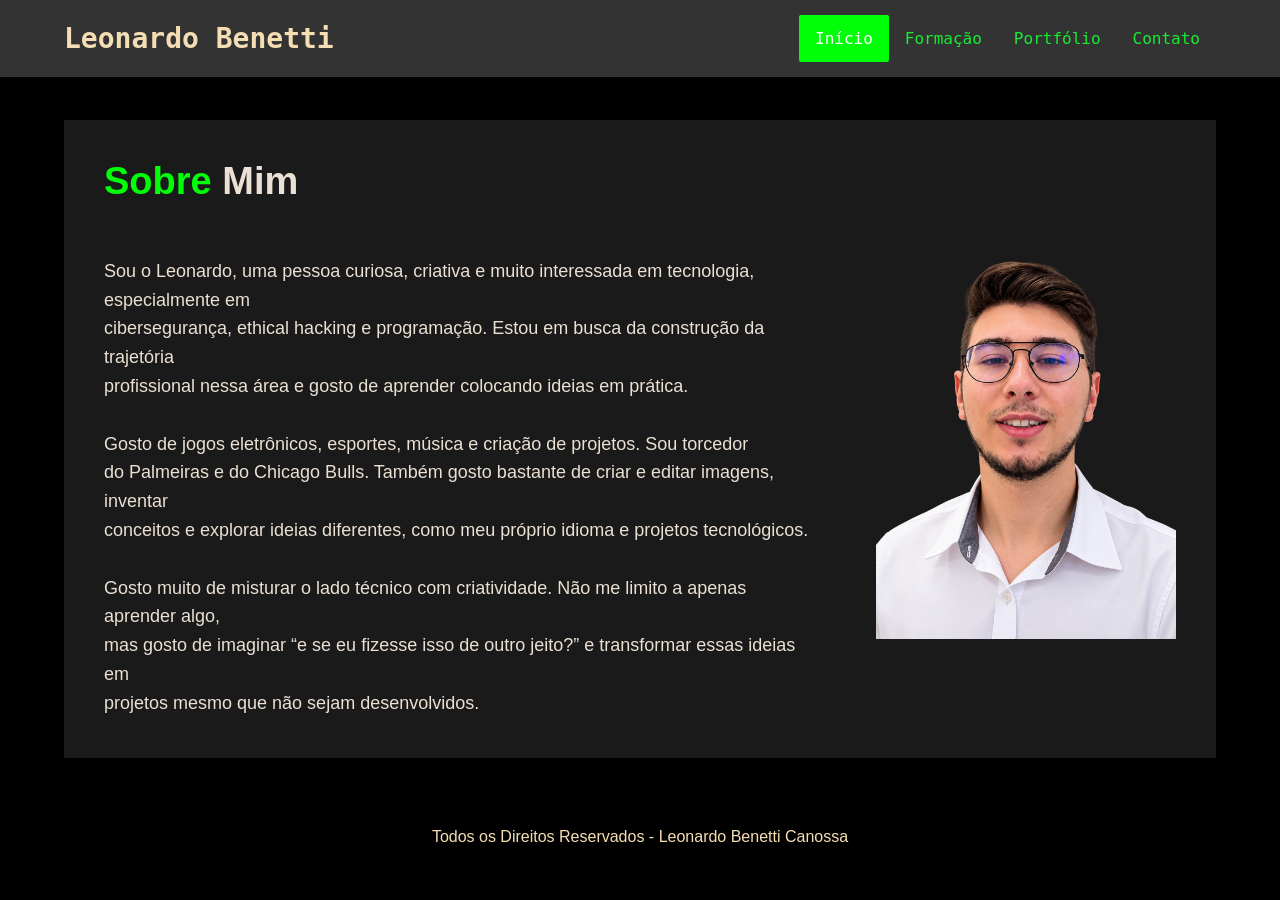
<file: index.html>
<!DOCTYPE html>
<html lang="pt-BR">

<head>
    <meta charset="UTF-8">
    <meta name="viewport" content="width=device-width, initial-scale=1.0">
    <title>Portfólio Pessoal</title>
    <link rel="stylesheet" href="./style.css">
</head>

<body>

<!-- Barra de navegação -->
    <nav class="nav">
        <div class="textonav">
            <h1>Leonardo Benetti</h1>
        </div>

        <div class="links">
            <a class="atual" href="./index.html">Início</a>
            <a href="./formacao.html">Formação</a>
            <a href="./portfolio.html">Portfólio</a>
            <a href="./contato.html">Contato</a>

        </div>
    </nav>

<!-- Conteúdo principal -->
    <main>
        <section class="section1">
            <div class="main_a">

                <div class="div01">
                    <h1 class="titulo">
                        <span class="corSpan">Sobre</span> Mim
                    </h1>

                    <p class="txtcorpo">
                        Sou o Leonardo, uma pessoa curiosa, criativa e muito interessada em tecnologia, especialmente em
                        cibersegurança, ethical hacking e programação. Estou em busca da construção da trajetória
                        profissional nessa área e gosto de aprender colocando ideias em prática.

                        Gosto de jogos eletrônicos, esportes, música e criação de projetos. Sou torcedor
                        do Palmeiras e do Chicago Bulls. Também gosto bastante de criar e editar imagens, inventar
                        conceitos e explorar ideias diferentes, como meu próprio idioma e projetos tecnológicos.

                        Gosto muito de misturar o lado técnico com criatividade. Não me limito a apenas aprender algo,
                        mas gosto de imaginar “e se eu fizesse isso de outro jeito?” e transformar essas ideias em
                        projetos mesmo que não sejam desenvolvidos.
                    </p>
                </div>

                <div class="divImage">
                    <img src="./imagens/foto.png" alt="Foto de Leonardo">
                </div>

            </div>
        </section>
    </main>

<!-- Rodapé -->
    <footer>
        <p>Todos os Direitos Reservados - Leonardo Benetti Canossa</p>
    </footer>

</body>

</html>
</file>
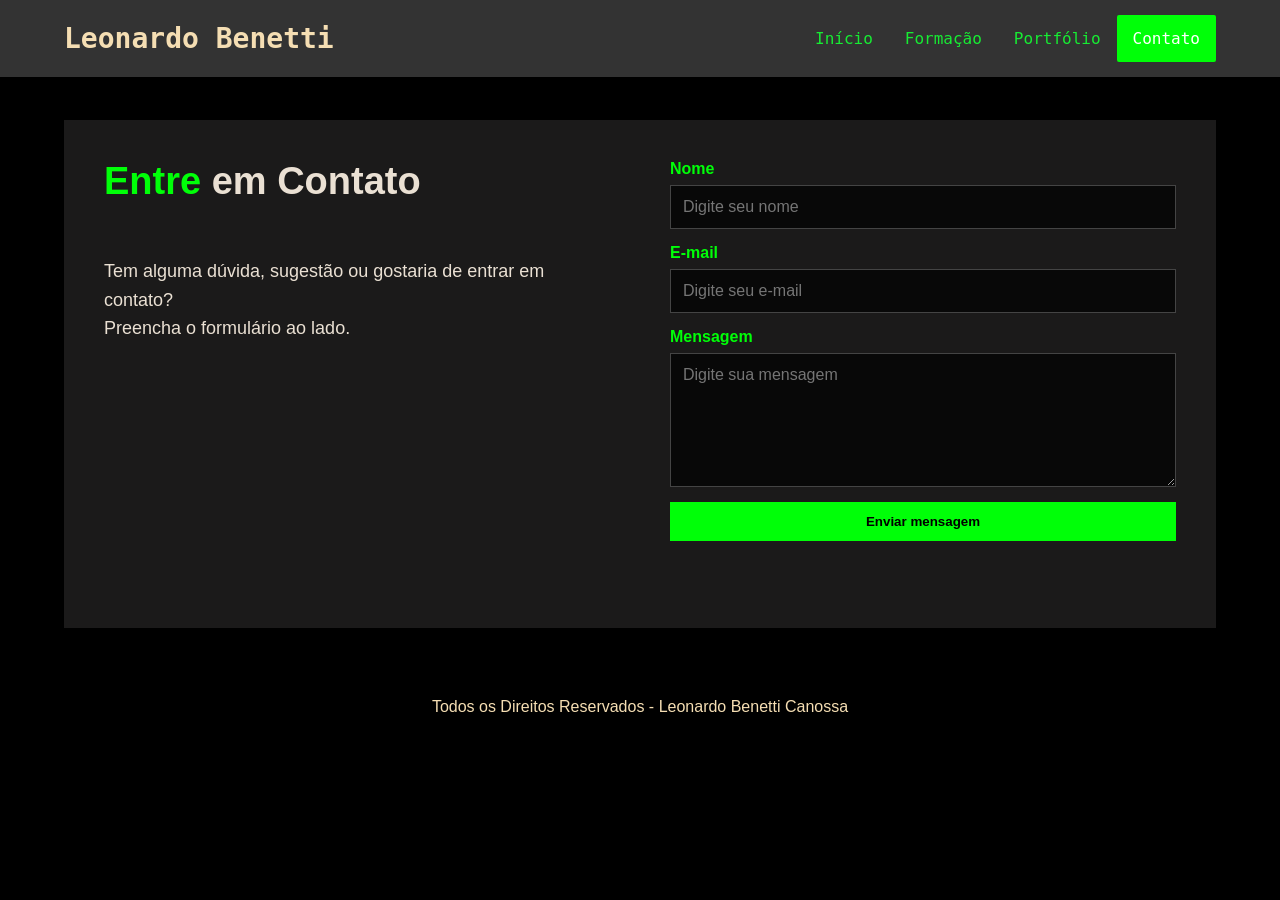
<file: contato.html>
<!DOCTYPE html>
<html lang="pt-BR">

<head>
    <meta charset="UTF-8">
    <meta name="viewport" content="width=device-width, initial-scale=1.0">
    <title>Contato - Leonardo Benetti</title>
    <link rel="stylesheet" href="./style.css">
</head>

<body>

<!-- Barra de navegação -->
    <nav class="nav">
        <div class="textonav">
            <h1>Leonardo Benetti</h1>
        </div>

        <div class="links">
            <a href="./index.html">Início</a>
            <a href="./formacao.html">Formação</a>
            <a href="./portfolio.html">Portfólio</a>
            <a class="atual" href="./contato.html">Contato</a>
        </div>
    </nav>
<!-- Conteúdo principal -->
    <main>
        <section class="section1">
            <div class="main_a contato">

                <div class="contato-info">
                    <h1 class="titulo">
                        <span class="corSpan">Entre</span> em Contato
                    </h1>

                    <p class="txtcorpo">
                        Tem alguma dúvida, sugestão ou gostaria de entrar em contato?
                        Preencha o formulário ao lado.
                    </p>
                </div>

                <form id="formContato" class="formulario">

                    <div class="campo">
                        <label for="nome">Nome</label>
                        <input type="text" id="nome" name="nome" placeholder="Digite seu nome">
                    </div>

                    <div class="campo">
                        <label for="email">E-mail</label>
                        <input type="email" id="email" name="email" placeholder="Digite seu e-mail">
                    </div>

                    <div class="campo">
                        <label for="mensagem">Mensagem</label>
                        <textarea id="mensagem" name="mensagem" rows="6"
                            placeholder="Digite sua mensagem"></textarea>
                    </div>

                    <button type="submit" class="botaoEnviar">
                        Enviar mensagem
                    </button>

                    <p id="mensagemForm"></p>

                </form>

            </div>
        </section>
    </main>

<!-- Rodapé -->
    <footer>
        <p>Todos os Direitos Reservados - Leonardo Benetti Canossa</p>
    </footer>

    <script src="./script.js"></script>

</body>

</html>
</file>
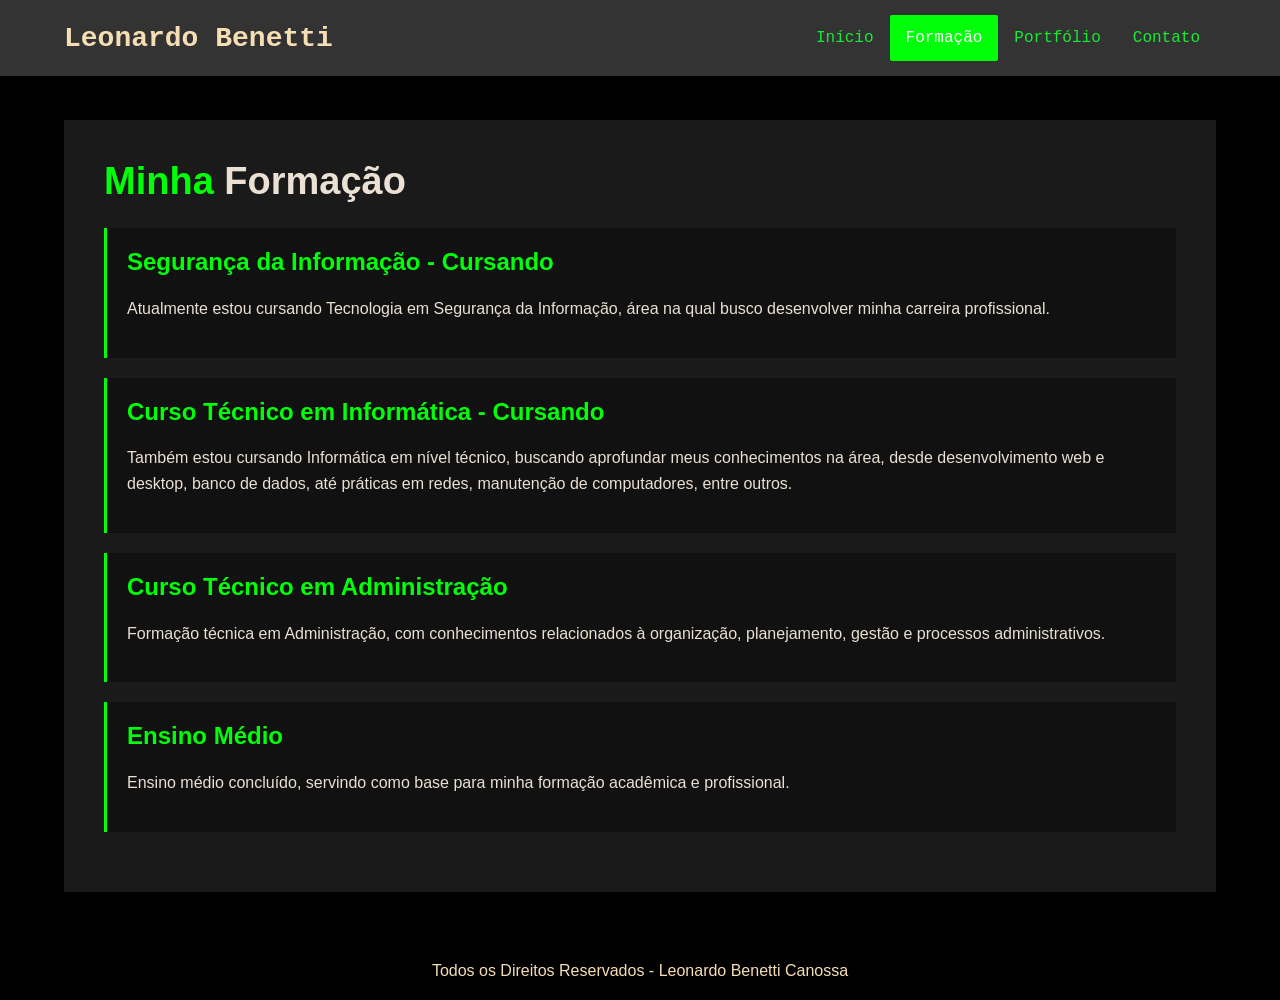
<file: formacao.html>
<!DOCTYPE html>
<html lang="pt-BR">

<head>
    <meta charset="UTF-8">
    <meta name="viewport" content="width=device-width, initial-scale=1.0">
    <title>Formação - Leonardo Benetti</title>
    <link rel="stylesheet" href="./style.css">
</head>

<body>
<!-- Menu de Navegação -->
    <nav class="nav">
        <div class="textonav">
            <h1>Leonardo Benetti</h1>
        </div>

        <div class="links">
            <a href="./index.html">Início</a>
            <a class="atual" href="./formacao.html">Formação</a>
            <a href="./portfolio.html">Portfólio</a>
            <a href="./contato.html">Contato</a>
        </div>
    </nav>

<!-- Conteúdo principal -->
    <main>
        <section class="section1">
            <div class="main_a">

                <div class="div01">
                    <h1 class="titulo">
                        <span class="corSpan">Minha</span> Formação
                    </h1>

                    <div class="formacao-item">
                        <h2>Segurança da Informação - Cursando</h2>
                        <p>
                            Atualmente estou cursando Tecnologia em Segurança da Informação, área na qual
                            busco desenvolver minha carreira profissional.
                        </p>
                    </div>
                    
                    <div class="formacao-item">
                        <h2>Curso Técnico em Informática - Cursando</h2>
                        <p>
                            Também estou cursando Informática em nível técnico, buscando aprofundar meus conhecimentos na área, desde desenvolvimento web e desktop, banco de dados, até práticas em redes, manutenção de computadores, entre outros.
                        </p>
                    </div>

                    <div class="formacao-item">
                        <h2>Curso Técnico em Administração</h2>
                        <p>
                            Formação técnica em Administração, com conhecimentos relacionados à
                            organização, planejamento, gestão e processos administrativos.
                        </p>
                    </div>

                    <div class="formacao-item">
                        <h2>Ensino Médio</h2>
                        <p>
                            Ensino médio concluído, servindo como base para minha formação acadêmica
                            e profissional.
                        </p>
                    </div>


                </div>

            </div>
        </section>
    </main>

<!-- Rodapé -->
    <footer>
        <p>Todos os Direitos Reservados - Leonardo Benetti Canossa</p>
    </footer>

</body>

</html>
</file>
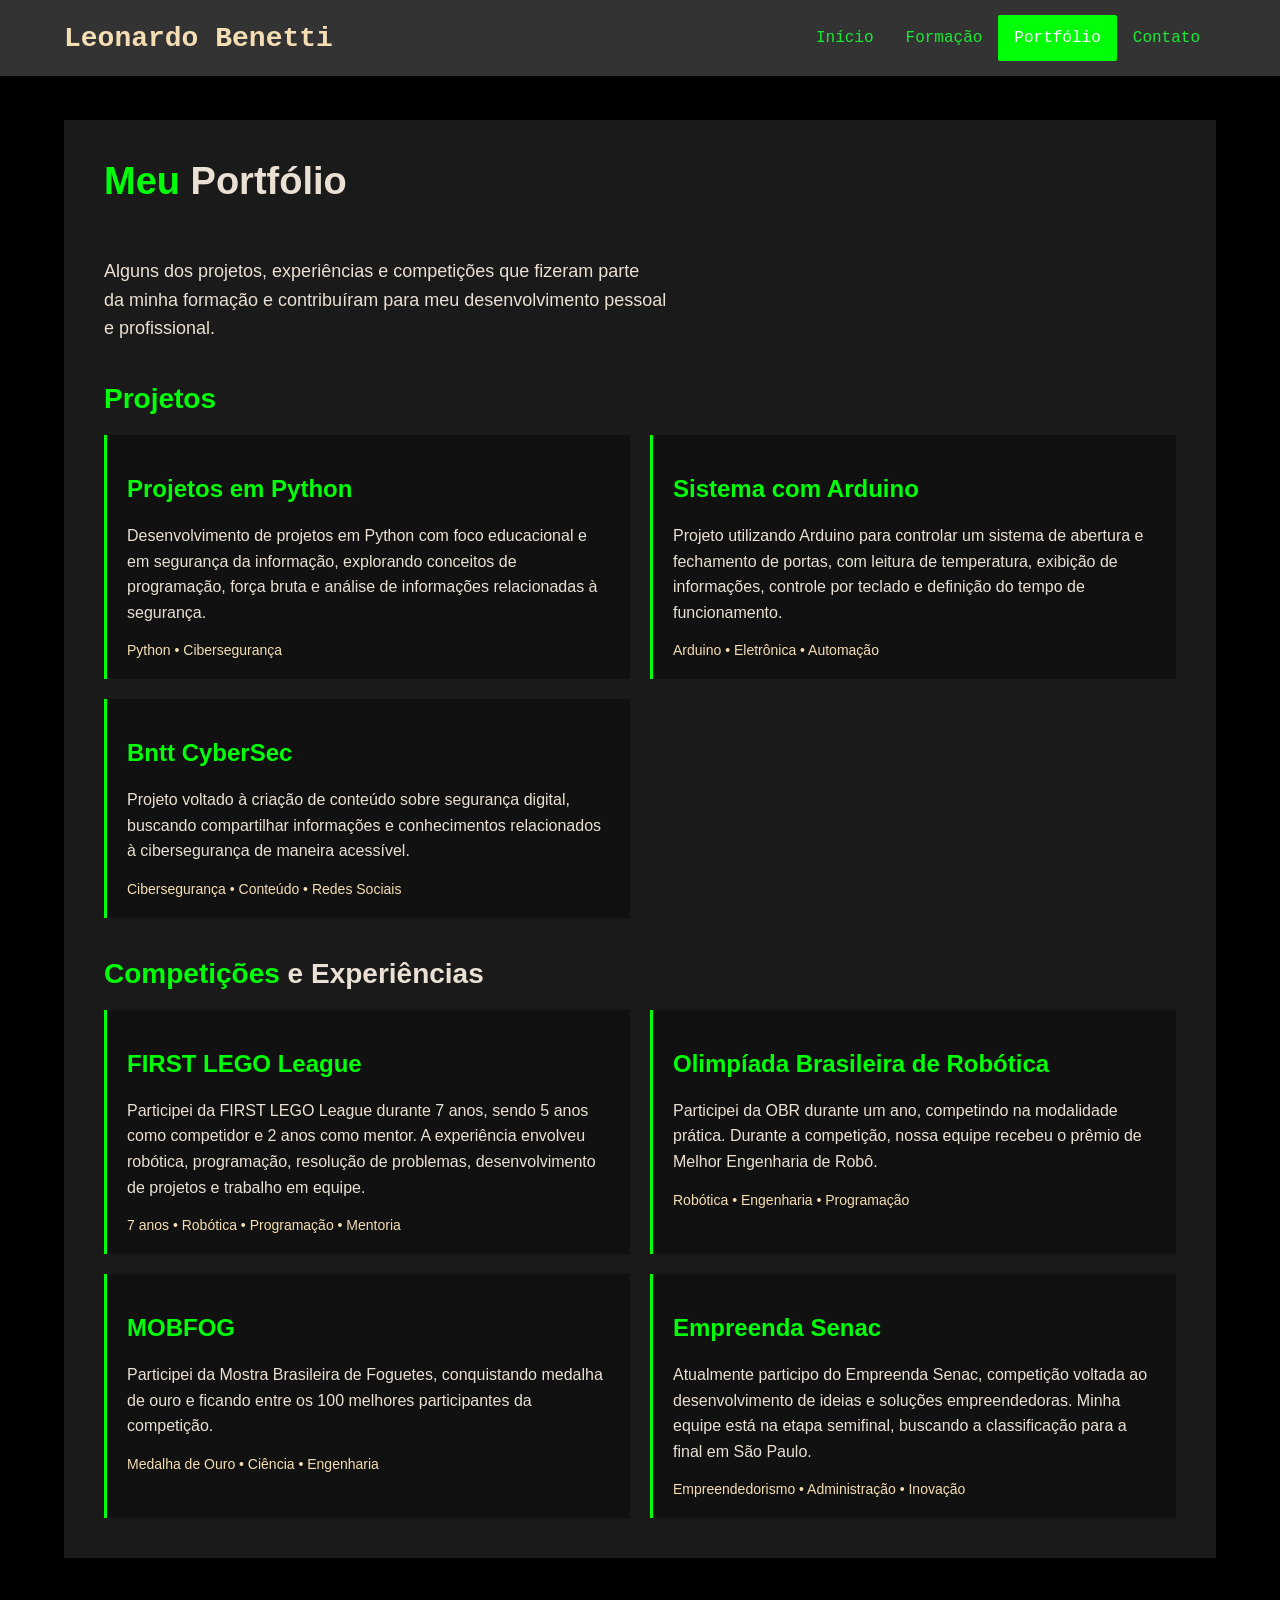
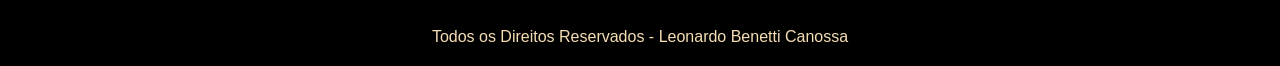
<file: portfolio.html>
<!DOCTYPE html>

<html lang="pt-BR">

<head>
    <meta charset="UTF-8">
    <meta name="viewport" content="width=device-width, initial-scale=1.0">
    <title>Portfólio - Leonardo Benetti</title>
    <link rel="stylesheet" href="./style.css">
</head>

<body>

    <!-- Barra de navegação -->
    <nav class="nav">

        <div class="textonav">
            <h1>Leonardo Benetti</h1>
        </div>

        <div class="links">
            <a href="./index.html">Início</a>
            <a href="./formacao.html">Formação</a>
            <a class="atual" href="./portfolio.html">Portfólio</a>
            <a href="./contato.html">Contato</a>
        </div>

    </nav>

    <!-- Conteúdo principal -->
    <main>

        <section class="section1">

            <div class="main_a portfolio">

                <div class="portfolio-header">

                    <h1 class="titulo">
                        <span class="corSpan">Meu</span> Portfólio
                    </h1>

                    <p class="txtcorpo">
                        Alguns dos projetos, experiências e competições que fizeram parte
                        da minha formação e contribuíram para meu desenvolvimento pessoal
                        e profissional.
                    </p>

                </div>

                <!-- Projetos -->
                <h2 class="subtitulo">
                    <span class="corSpan">Projetos</span>
                </h2>

                <div class="projetos">

                    <article class="projeto">

                        <h2>Projetos em Python</h2>

                        <p>
                            Desenvolvimento de projetos em Python com foco educacional e
                            em segurança da informação, explorando conceitos de programação,
                            força bruta e análise de informações relacionadas à segurança.
                        </p>

                        <span class="projeto-area">
                            Python • Cibersegurança
                        </span>

                    </article>

                    <article class="projeto">

                        <h2>Sistema com Arduino</h2>

                        <p>
                            Projeto utilizando Arduino para controlar um sistema de abertura
                            e fechamento de portas, com leitura de temperatura, exibição de
                            informações, controle por teclado e definição do tempo de funcionamento.
                        </p>

                        <span class="projeto-area">
                            Arduino • Eletrônica • Automação
                        </span>

                    </article>

                    <article class="projeto">

                        <h2>Bntt CyberSec</h2>

                        <p>
                            Projeto voltado à criação de conteúdo sobre segurança digital,
                            buscando compartilhar informações e conhecimentos relacionados
                            à cibersegurança de maneira acessível.
                        </p>

                        <span class="projeto-area">
                            Cibersegurança • Conteúdo • Redes Sociais
                        </span>

                    </article>

                </div>

                <!-- Competições e experiências -->
                <h2 class="subtitulo">
                    <span class="corSpan">Competições</span> e Experiências
                </h2>

                <div class="projetos">

                    <article class="projeto">

                        <h2>FIRST LEGO League</h2>

                        <p>
                            Participei da FIRST LEGO League durante 7 anos, sendo 5 anos
                            como competidor e 2 anos como mentor. A experiência envolveu
                            robótica, programação, resolução de problemas, desenvolvimento
                            de projetos e trabalho em equipe.
                        </p>

                        <span class="projeto-area">
                            7 anos • Robótica • Programação • Mentoria
                        </span>

                    </article>

                    <article class="projeto">

                        <h2>Olimpíada Brasileira de Robótica</h2>

                        <p>
                            Participei da OBR durante um ano, competindo na modalidade
                            prática. Durante a competição, nossa equipe recebeu o prêmio
                            de Melhor Engenharia de Robô.
                        </p>

                        <span class="projeto-area">
                            Robótica • Engenharia • Programação
                        </span>

                    </article>

                    <article class="projeto">

                        <h2>MOBFOG</h2>

                        <p>
                            Participei da Mostra Brasileira de Foguetes, conquistando
                            medalha de ouro e ficando entre os 100 melhores participantes
                            da competição.
                        </p>

                        <span class="projeto-area">
                            Medalha de Ouro • Ciência • Engenharia
                        </span>

                    </article>

                    <article class="projeto">

                        <h2>Empreenda Senac</h2>

                        <p>
                            Atualmente participo do Empreenda Senac, competição voltada
                            ao desenvolvimento de ideias e soluções empreendedoras.
                            Minha equipe está na etapa semifinal, buscando a classificação
                            para a final em São Paulo.
                        </p>

                        <span class="projeto-area">
                            Empreendedorismo • Administração • Inovação
                        </span>

                    </article>

                </div>

            </div>

        </section>

    </main>

    <!-- Rodapé -->
    <footer>

        <p>
            Todos os Direitos Reservados - Leonardo Benetti Canossa
        </p>

    </footer>

</body>

</html>
</file>
<file: style.css>
/* Configurações gerais */


body {
    margin: 0;
    background-color: black;
    color: rgb(234, 224, 211);
    font-family: Arial, sans-serif;
}


/* Barra de navegação da página */

.nav {
    position: fixed;
    top: 0;
    width: 100%;
    background-color: #333;
    z-index: 1000;
    display: flex;
    align-items: center;
    justify-content: space-between;
    padding: 15px 5%;
    box-sizing: border-box;
    font-family: "OCR A", monospace;
}


/* Conteúdo principal */

.textonav h1 {
    margin: 0;
    color: wheat;
    font-size: 28px;
}

.links {
    display: flex;
    align-items: center;
}

.nav a {
    color: #17ec33;
    padding: 14px 16px;
    text-decoration: none;
}

.nav a:hover {
    background-color: #09ff00;
    color: black;
}

.nav a.atual {
    background-color: #00ff08;
    color: white;
    border-radius: 2px;
}

.section1 {
    padding: 120px 5% 50px;
}

.main_a {
    max-width: 1200px;
    margin: 0 auto;
    padding: 40px;
    background-color: #1b1a1a;
    display: flex;
    align-items: center;
    gap: 60px;
    box-sizing: border-box;
}

.div01 {
    flex: 1;
}

.titulo {
    margin-top: 0;
    margin-bottom: 25px;
    font-family: "Trebuchet MS", Arial, sans-serif;
    font-size: 38px;
}

.corSpan {
    color: #00ff08;
}

.txtcorpo {
    margin: 0;
    font-size: 18px;
    font-weight: 500;
    line-height: 1.6;
    white-space: pre-line;
}

.divImage {
    width: 300px;
}

.divImage img {
    width: 100%;
    height: auto;
    display: block;
}

footer {
    padding: 20px;
    background-color: black;
    text-align: center;
}

footer p {
    margin: 0;
    color: wheat;
    font-size: 16px;
}

/* Página de formação */


.formacao-item {
    margin-bottom: 20px;
    padding: 20px;
    background-color: #111;
    border-left: 3px solid #00ff08;
}

.formacao-item h2 {
    margin-top: 0;
    color: #00ff08;
}

.formacao-item p {
    line-height: 1.6;
}


/* Página de portfólio */
.portfolio {
    display: block;
}

.portfolio-header {
    max-width: 800px;
    margin-bottom: 30px;
}

.projetos {
    display: grid;
    grid-template-columns: repeat(2, 1fr);
    gap: 20px;
}

.projeto {
    padding: 20px;
    background-color: #111;
    border-left: 3px solid #00ff08;
}

.projeto h2 {
    color: #00ff08;
}

.projeto p {
    line-height: 1.6;
}

.projeto-area {
    color: wheat;
    font-size: 14px;
}
.subtitulo {
    margin-top: 40px;
    margin-bottom: 20px;
    font-family: "Trebuchet MS", Arial, sans-serif;
    font-size: 28px;
}


/* Configurações da Página de contato */
.contato {
    align-items: flex-start;
}

.contato-info {
    flex: 1;
}

.formulario {
    flex: 1;
    display: flex;
    flex-direction: column;
    gap: 15px;
}

.campo {
    display: flex;
    flex-direction: column;
    gap: 7px;
}

.campo label {
    color: #00ff08;
    font-weight: bold;
}

.campo input,
.campo textarea {
    padding: 12px;
    border: 1px solid #444;
    background-color: #080808;
    color: white;
    font-size: 16px;
    font-family: Arial, sans-serif;
}

.campo textarea {
    resize: vertical;
}

.campo input:focus,
.campo textarea:focus {
    outline: none;
    border-color: #00ff08;
}

.botaoEnviar {
    padding: 12px;
    border: none;
    background-color: #00ff08;
    color: black;
    font-weight: bold;
    cursor: pointer;
}

.botaoEnviar:hover {
    background-color: #09ff00;
}

#mensagemForm {
    font-weight: bold;
}

.sucesso {
    color: #00ff08;
}

.erro {
    color: #ff4444;
}

.temaBtn {
    margin-left: 10px;
    padding: 8px 12px;
    border: 1px solid #00ff08;
    background-color: transparent;
    color: #00ff08;
    cursor: pointer;
    font-family: inherit;
}

.temaBtn:hover {
    background-color: #00ff08;
    color: black;
}


/* Configuração para Responsividade em dispositivos de max-width até 800px */
@media (max-width: 800px) {
    .nav {
        position: relative;
        flex-direction: column;
        gap: 10px;
    }

    .links {
        flex-wrap: wrap;
        justify-content: center;
    }

    .section1 {
        padding: 30px 5%;
    }

    .main_a {
        flex-direction: column;
        padding: 25px;
    }

    .divImage {
        width: 250px;
    }

    .projetos {
        grid-template-columns: 1fr;
    }

    .contato {
        flex-direction: column;
    }

    .contato-info,
    .formulario {
        width: 100%;
    }
}
</file>
